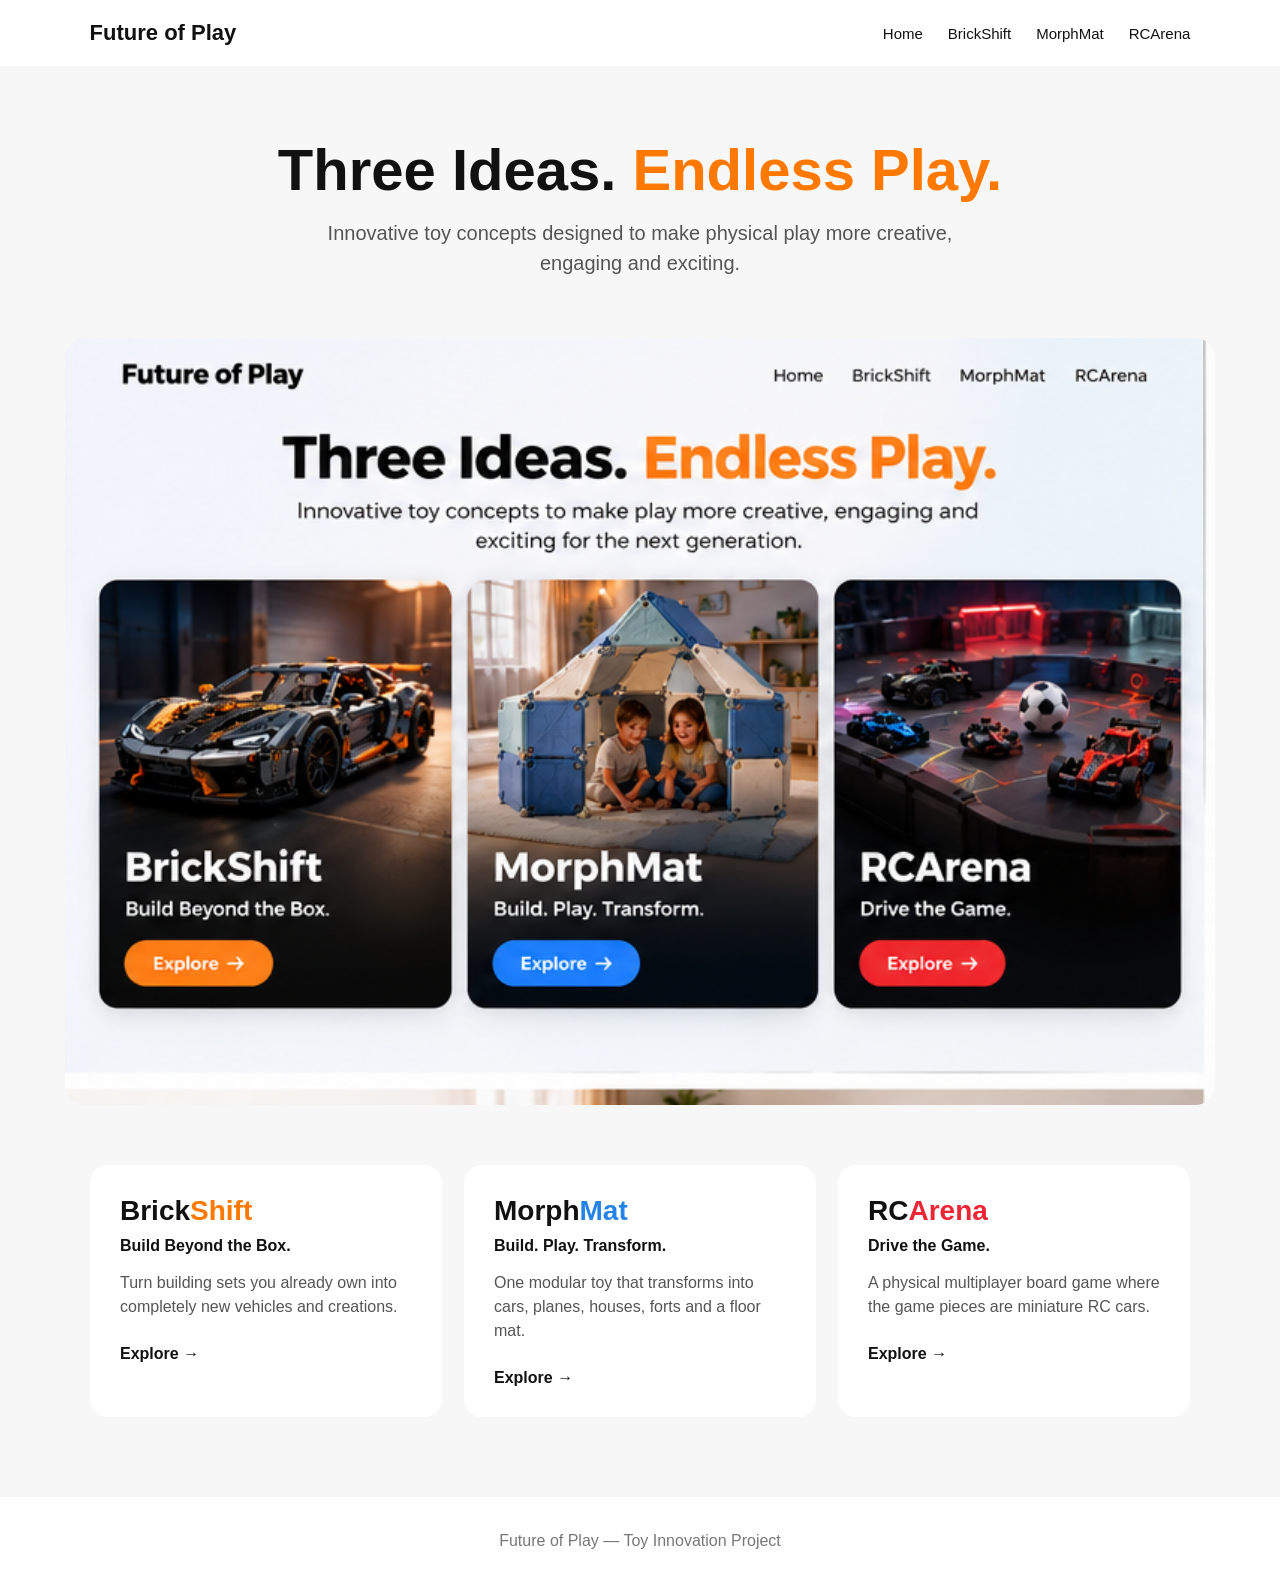
<file: index.html>
<!DOCTYPE html>
<html lang="en">

<head>
    <meta charset="UTF-8">
    <meta name="viewport" content="width=device-width, initial-scale=1.0">

    <title>Future of Play</title>

    <link rel="stylesheet" href="style.css">
</head>

<body>

    <nav>

        <div class="logo">
            Future of Play
        </div>

        <div class="nav-links">
            <a href="index.html">Home</a>
            <a href="brickshift.html">BrickShift</a>
            <a href="morphmat.html">MorphMat</a>
            <a href="rcarena.html">RCArena</a>
        </div>

    </nav>


    <section class="home-hero">

        <h1>
            Three Ideas. <span class="orange">Endless Play.</span>
        </h1>

        <p>
            Innovative toy concepts designed to make physical play
            more creative, engaging and exciting.
        </p>

    </section>


    <img class="home-image" src="home.png" alt="Future of Play toy concepts">


    <section class="idea-cards">

        <a class="idea-card" href="brickshift.html">

            <h2>
                Brick<span class="orange">Shift</span>
            </h2>

            <strong>Build Beyond the Box.</strong>

            <p>
                Turn building sets you already own into completely
                new vehicles and creations.
            </p>

            <span class="explore">
                Explore →
            </span>

        </a>


        <a class="idea-card" href="morphmat.html">

            <h2>
                Morph<span class="blue">Mat</span>
            </h2>

            <strong>Build. Play. Transform.</strong>

            <p>
                One modular toy that transforms into cars, planes,
                houses, forts and a floor mat.
            </p>

            <span class="explore">
                Explore →
            </span>

        </a>


        <a class="idea-card" href="rcarena.html">

            <h2>
                RC<span class="red">Arena</span>
            </h2>

            <strong>Drive the Game.</strong>

            <p>
                A physical multiplayer board game where the game
                pieces are miniature RC cars.
            </p>

            <span class="explore">
                Explore →
            </span>

        </a>

    </section>


    <footer>
        Future of Play — Toy Innovation Project
    </footer>

</body>

</html>
</file>
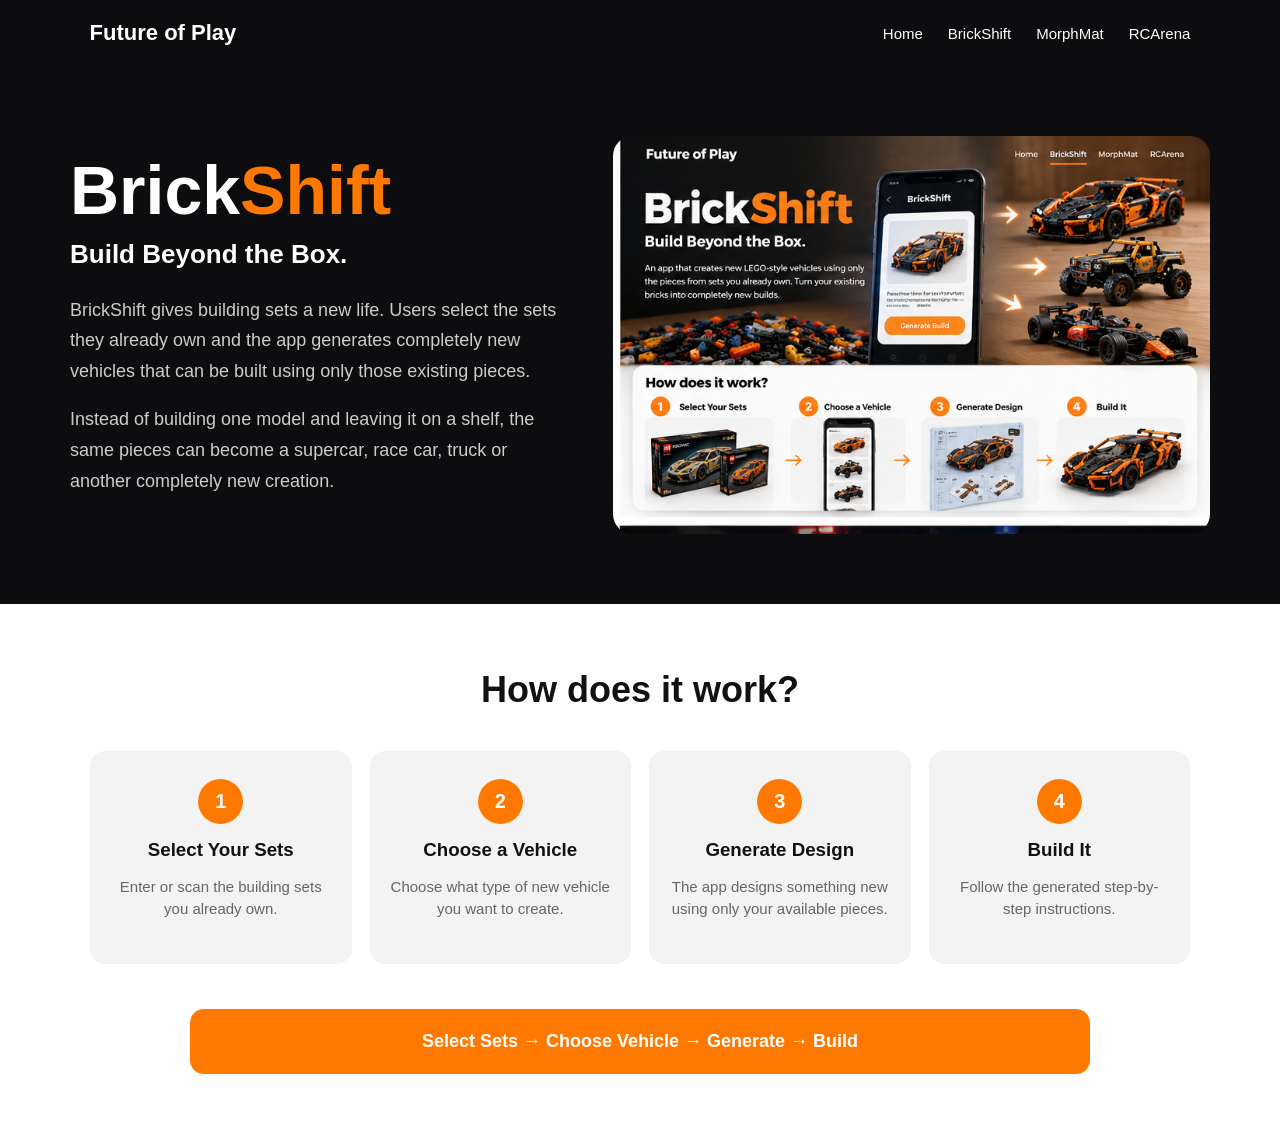
<file: brickshift.html>
<!DOCTYPE html>
<html lang="en">

<head>
    <meta charset="UTF-8">
    <meta name="viewport" content="width=device-width, initial-scale=1.0">

    <title>BrickShift</title>

    <link rel="stylesheet" href="style.css">
</head>

<body class="idea-page dark">


    <nav>

        <div class="logo">
            Future of Play
        </div>

        <div class="nav-links">
            <a href="index.html">Home</a>
            <a href="brickshift.html">BrickShift</a>
            <a href="morphmat.html">MorphMat</a>
            <a href="rcarena.html">RCArena</a>
        </div>

    </nav>


    <section class="idea-hero">

        <div class="idea-text">

            <h1>
                Brick<span class="orange">Shift</span>
            </h1>

            <p class="tagline">
                Build Beyond the Box.
            </p>

            <p class="description">
                BrickShift gives building sets a new life.
                Users select the sets they already own and the app
                generates completely new vehicles that can be built
                using only those existing pieces.
            </p>

            <p class="description">
                Instead of building one model and leaving it on a shelf,
                the same pieces can become a supercar, race car, truck
                or another completely new creation.
            </p>

        </div>


        <div class="idea-image">

            <img src="brickshift.png" alt="BrickShift AI generated concept">

        </div>

    </section>


    <section class="content-section">

        <h2 class="section-title">
            How does it work?
        </h2>


        <div class="steps">

            <div class="step">

                <div class="step-number number-orange">
                    1
                </div>

                <h3>Select Your Sets</h3>

                <p>
                    Enter or scan the building sets you already own.
                </p>

            </div>


            <div class="step">

                <div class="step-number number-orange">
                    2
                </div>

                <h3>Choose a Vehicle</h3>

                <p>
                    Choose what type of new vehicle you want to create.
                </p>

            </div>


            <div class="step">

                <div class="step-number number-orange">
                    3
                </div>

                <h3>Generate Design</h3>

                <p>
                    The app designs something new using only your
                    available pieces.
                </p>

            </div>


            <div class="step">

                <div class="step-number number-orange">
                    4
                </div>

                <h3>Build It</h3>

                <p>
                    Follow the generated step-by-step instructions.
                </p>

            </div>

        </div>


        <div class="flow flow-orange">
            Select Sets → Choose Vehicle → Generate → Build
        </div>

    </section>

</body>

</html>
</file>
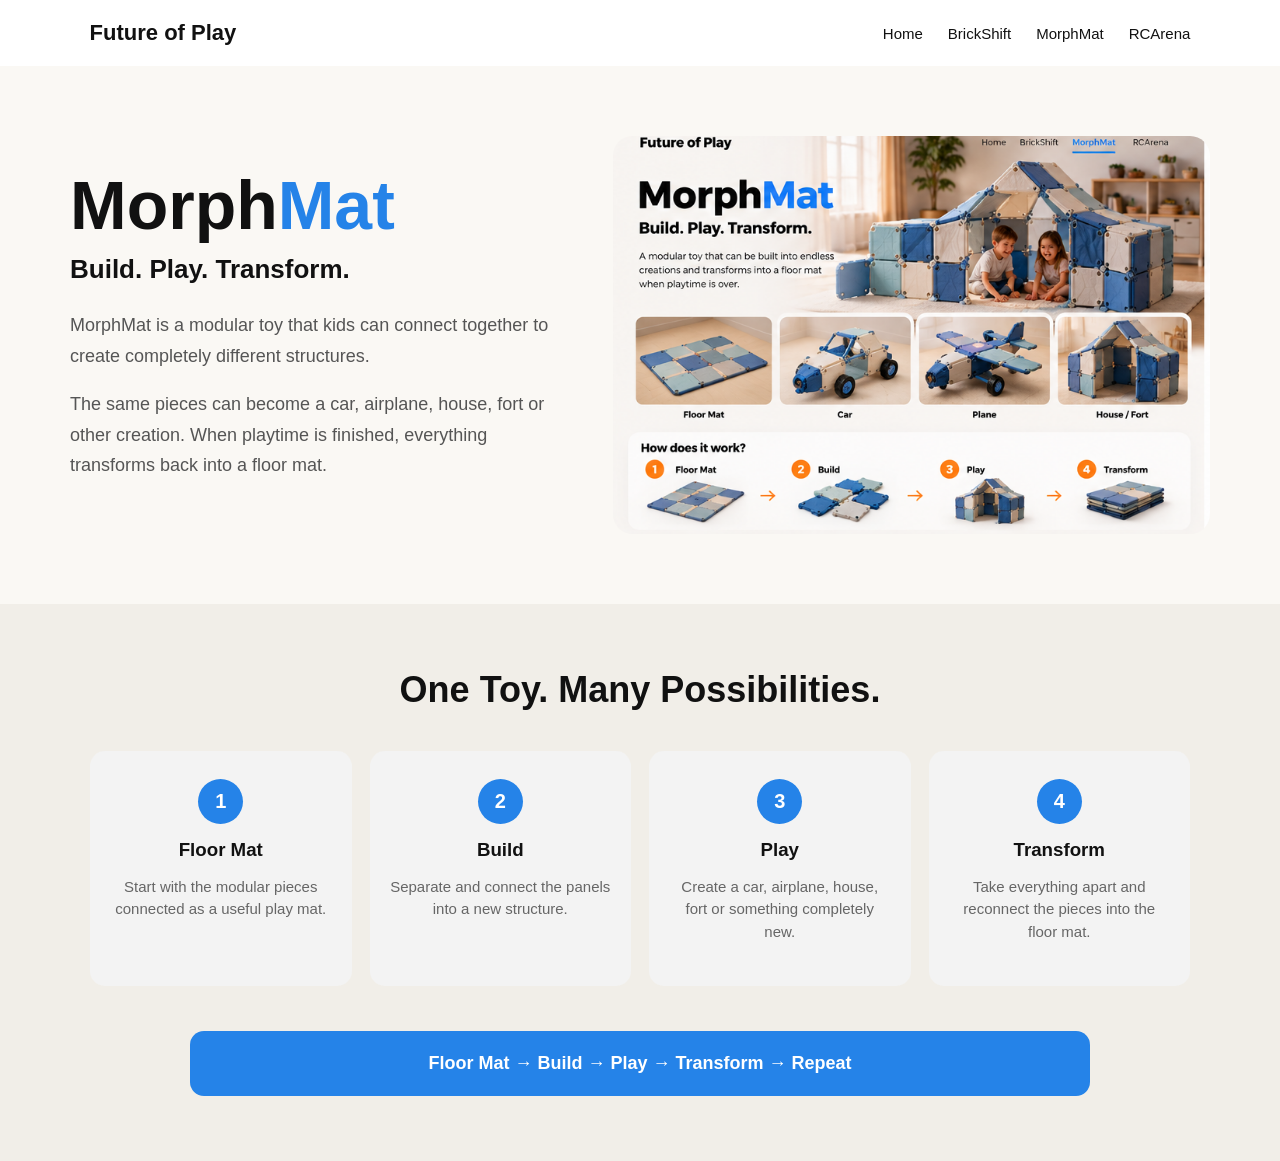
<file: morphmat.html>
<!DOCTYPE html>
<html lang="en">

<head>

    <meta charset="UTF-8">
    <meta name="viewport" content="width=device-width, initial-scale=1.0">

    <title>MorphMat</title>

    <link rel="stylesheet" href="style.css">

</head>


<body class="idea-page soft">


    <nav>

        <div class="logo">
            Future of Play
        </div>

        <div class="nav-links">
            <a href="index.html">Home</a>
            <a href="brickshift.html">BrickShift</a>
            <a href="morphmat.html">MorphMat</a>
            <a href="rcarena.html">RCArena</a>
        </div>

    </nav>


    <section class="idea-hero">

        <div class="idea-text">

            <h1>
                Morph<span class="blue">Mat</span>
            </h1>

            <p class="tagline">
                Build. Play. Transform.
            </p>

            <p class="description">
                MorphMat is a modular toy that kids can connect
                together to create completely different structures.
            </p>

            <p class="description">
                The same pieces can become a car, airplane, house,
                fort or other creation. When playtime is finished,
                everything transforms back into a floor mat.
            </p>

        </div>


        <div class="idea-image">

            <img src="morphmat.png" alt="MorphMat AI generated concept">

        </div>

    </section>


    <section class="content-section">

        <h2 class="section-title">
            One Toy. Many Possibilities.
        </h2>


        <div class="steps">


            <div class="step">

                <div class="step-number number-blue">
                    1
                </div>

                <h3>Floor Mat</h3>

                <p>
                    Start with the modular pieces connected as a
                    useful play mat.
                </p>

            </div>


            <div class="step">

                <div class="step-number number-blue">
                    2
                </div>

                <h3>Build</h3>

                <p>
                    Separate and connect the panels into a new
                    structure.
                </p>

            </div>


            <div class="step">

                <div class="step-number number-blue">
                    3
                </div>

                <h3>Play</h3>

                <p>
                    Create a car, airplane, house, fort or something
                    completely new.
                </p>

            </div>


            <div class="step">

                <div class="step-number number-blue">
                    4
                </div>

                <h3>Transform</h3>

                <p>
                    Take everything apart and reconnect the pieces
                    into the floor mat.
                </p>

            </div>

        </div>


        <div class="flow flow-blue">
            Floor Mat → Build → Play → Transform → Repeat
        </div>

    </section>

</body>

</html>
</file>
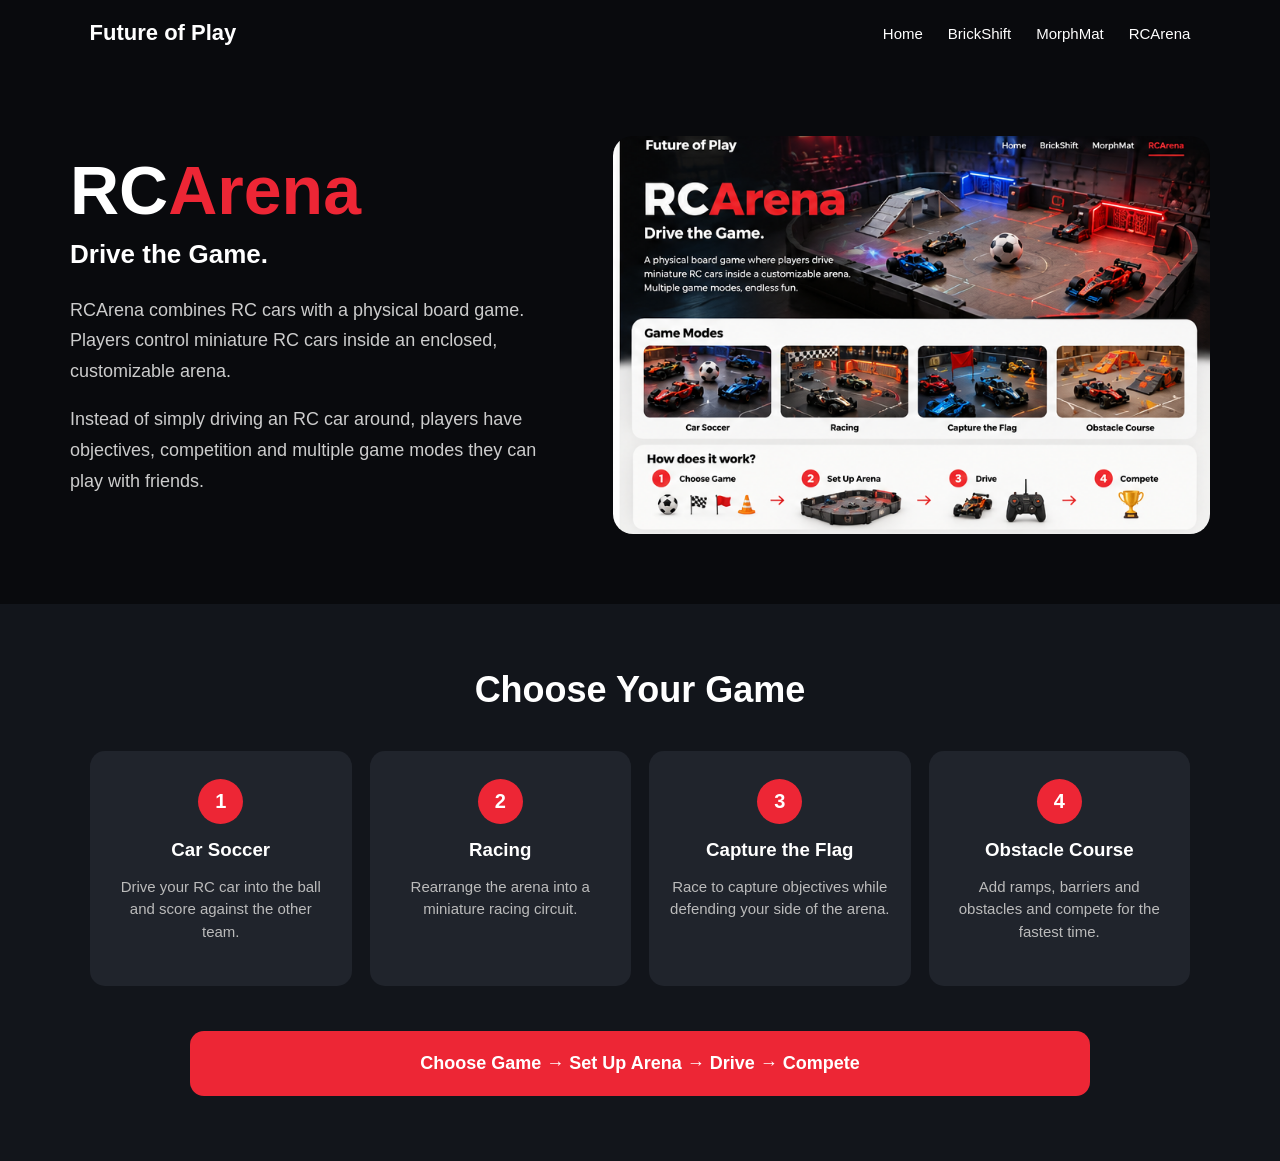
<file: rcarena.html>
<!DOCTYPE html>
<html lang="en">

<head>

    <meta charset="UTF-8">
    <meta name="viewport" content="width=device-width, initial-scale=1.0">

    <title>RCArena</title>

    <link rel="stylesheet" href="style.css">

</head>


<body class="idea-page arena">


    <nav>

        <div class="logo">
            Future of Play
        </div>

        <div class="nav-links">
            <a href="index.html">Home</a>
            <a href="brickshift.html">BrickShift</a>
            <a href="morphmat.html">MorphMat</a>
            <a href="rcarena.html">RCArena</a>
        </div>

    </nav>


    <section class="idea-hero">

        <div class="idea-text">

            <h1>
                RC<span class="red">Arena</span>
            </h1>

            <p class="tagline">
                Drive the Game.
            </p>

            <p class="description">
                RCArena combines RC cars with a physical board game.
                Players control miniature RC cars inside an enclosed,
                customizable arena.
            </p>

            <p class="description">
                Instead of simply driving an RC car around, players
                have objectives, competition and multiple game modes
                they can play with friends.
            </p>

        </div>


        <div class="idea-image">

            <img src="rcarena.png" alt="RCArena AI generated concept">

        </div>

    </section>


    <section class="content-section">

        <h2 class="section-title">
            Choose Your Game
        </h2>


        <div class="steps">


            <div class="step">

                <div class="step-number number-red">
                    1
                </div>

                <h3>Car Soccer</h3>

                <p>
                    Drive your RC car into the ball and score against
                    the other team.
                </p>

            </div>


            <div class="step">

                <div class="step-number number-red">
                    2
                </div>

                <h3>Racing</h3>

                <p>
                    Rearrange the arena into a miniature racing
                    circuit.
                </p>

            </div>


            <div class="step">

                <div class="step-number number-red">
                    3
                </div>

                <h3>Capture the Flag</h3>

                <p>
                    Race to capture objectives while defending your
                    side of the arena.
                </p>

            </div>


            <div class="step">

                <div class="step-number number-red">
                    4
                </div>

                <h3>Obstacle Course</h3>

                <p>
                    Add ramps, barriers and obstacles and compete for
                    the fastest time.
                </p>

            </div>

        </div>


        <div class="flow flow-red">
            Choose Game → Set Up Arena → Drive → Compete
        </div>

    </section>

</body>

</html>
</file>
<file: style.css>
* {
    box-sizing: border-box;
}

html {
    scroll-behavior: smooth;
}

body {
    margin: 0;
    font-family: Arial, Helvetica, sans-serif;
    background: #f7f7f7;
    color: #111;
}

nav {
    width: 100%;
    padding: 20px 7%;
    display: flex;
    justify-content: space-between;
    align-items: center;
    background: white;
}

.logo {
    font-size: 22px;
    font-weight: 800;
}

.nav-links {
    display: flex;
    gap: 25px;
}

.nav-links a {
    text-decoration: none;
    color: #111;
    font-size: 15px;
}

.nav-links a:hover {
    opacity: 0.6;
}

/* HOME */

.home-hero {
    text-align: center;
    padding: 70px 20px 35px;
}

.home-hero h1 {
    font-size: 58px;
    margin: 0 0 15px;
}

.orange {
    color: #ff7900;
}

.blue {
    color: #2583e8;
}

.red {
    color: #ed2635;
}

.home-hero p {
    font-size: 20px;
    color: #555;
    margin: auto;
    max-width: 650px;
    line-height: 1.5;
}

.home-image {
    width: 90%;
    max-width: 1150px;
    display: block;
    margin: 25px auto 60px;
    border-radius: 20px;
}

/* IDEA CARDS */

.idea-cards {
    max-width: 1150px;
    margin: 0 auto 80px;
    padding: 0 25px;
    display: grid;
    grid-template-columns: repeat(3, 1fr);
    gap: 22px;
}

.idea-card {
    background: white;
    padding: 30px;
    border-radius: 18px;
    text-decoration: none;
    color: #111;
    transition: transform 0.2s;
}

.idea-card:hover {
    transform: translateY(-5px);
}

.idea-card h2 {
    font-size: 28px;
    margin: 0 0 10px;
}

.idea-card p {
    color: #555;
    line-height: 1.5;
}

.explore {
    display: inline-block;
    margin-top: 10px;
    font-weight: bold;
}

/* INDIVIDUAL IDEA PAGES */

.idea-page.dark {
    background: #0d0d0f;
    color: white;
    min-height: 100vh;
}

.idea-page.dark nav {
    background: #0d0d0f;
}

.idea-page.dark nav a {
    color: white;
}

.idea-page.soft {
    background: #faf8f4;
}

.idea-page.arena {
    background: #090a0d;
    color: white;
}

.idea-page.arena nav {
    background: #090a0d;
}

.idea-page.arena nav a {
    color: white;
}

.idea-hero {
    max-width: 1200px;
    margin: auto;
    padding: 70px 30px;
    display: grid;
    grid-template-columns: 0.9fr 1.1fr;
    gap: 55px;
    align-items: center;
}

.idea-text h1 {
    font-size: 68px;
    margin: 0;
    line-height: 1;
}

.tagline {
    font-size: 26px;
    font-weight: bold;
    margin: 15px 0 25px;
}

.description {
    font-size: 18px;
    line-height: 1.7;
    color: #555;
}

.dark .description,
.arena .description {
    color: #ccc;
}

.idea-image img {
    width: 100%;
    border-radius: 20px;
    display: block;
}

/* CONTENT */

.content-section {
    background: white;
    color: #111;
    padding: 65px 7%;
}

.soft .content-section {
    background: #f1eee8;
}

.arena .content-section {
    background: #12151b;
    color: white;
}

.section-title {
    text-align: center;
    font-size: 36px;
    margin: 0 0 40px;
}

.steps {
    max-width: 1100px;
    margin: auto;
    display: grid;
    grid-template-columns: repeat(4, 1fr);
    gap: 18px;
}

.step {
    background: #f3f3f3;
    color: #111;
    padding: 28px 20px;
    border-radius: 15px;
    text-align: center;
}

.arena .step {
    background: #20242c;
    color: white;
}

.step-number {
    width: 45px;
    height: 45px;
    border-radius: 50%;
    display: flex;
    align-items: center;
    justify-content: center;
    margin: 0 auto 15px;
    color: white;
    font-weight: bold;
    font-size: 20px;
}

.number-orange {
    background: #ff7900;
}

.number-blue {
    background: #2583e8;
}

.number-red {
    background: #ed2635;
}

.step h3 {
    margin: 10px 0;
}

.step p {
    color: #666;
    line-height: 1.5;
    font-size: 15px;
}

.arena .step p {
    color: #bbb;
}

.flow {
    max-width: 900px;
    margin: 45px auto 0;
    padding: 22px;
    border-radius: 14px;
    text-align: center;
    font-size: 18px;
    font-weight: bold;
}

.flow-orange {
    background: #ff7900;
    color: white;
}

.flow-blue {
    background: #2583e8;
    color: white;
}

.flow-red {
    background: #ed2635;
    color: white;
}

footer {
    text-align: center;
    padding: 35px;
    color: #777;
    background: white;
}

@media (max-width: 800px) {

    nav {
        flex-direction: column;
        gap: 15px;
    }

    .nav-links {
        gap: 12px;
        flex-wrap: wrap;
        justify-content: center;
    }

    .home-hero h1 {
        font-size: 40px;
    }

    .idea-cards {
        grid-template-columns: 1fr;
    }

    .idea-hero {
        grid-template-columns: 1fr;
        padding-top: 40px;
    }

    .idea-text h1 {
        font-size: 48px;
    }

    .steps {
        grid-template-columns: 1fr;
    }
}
</file>
